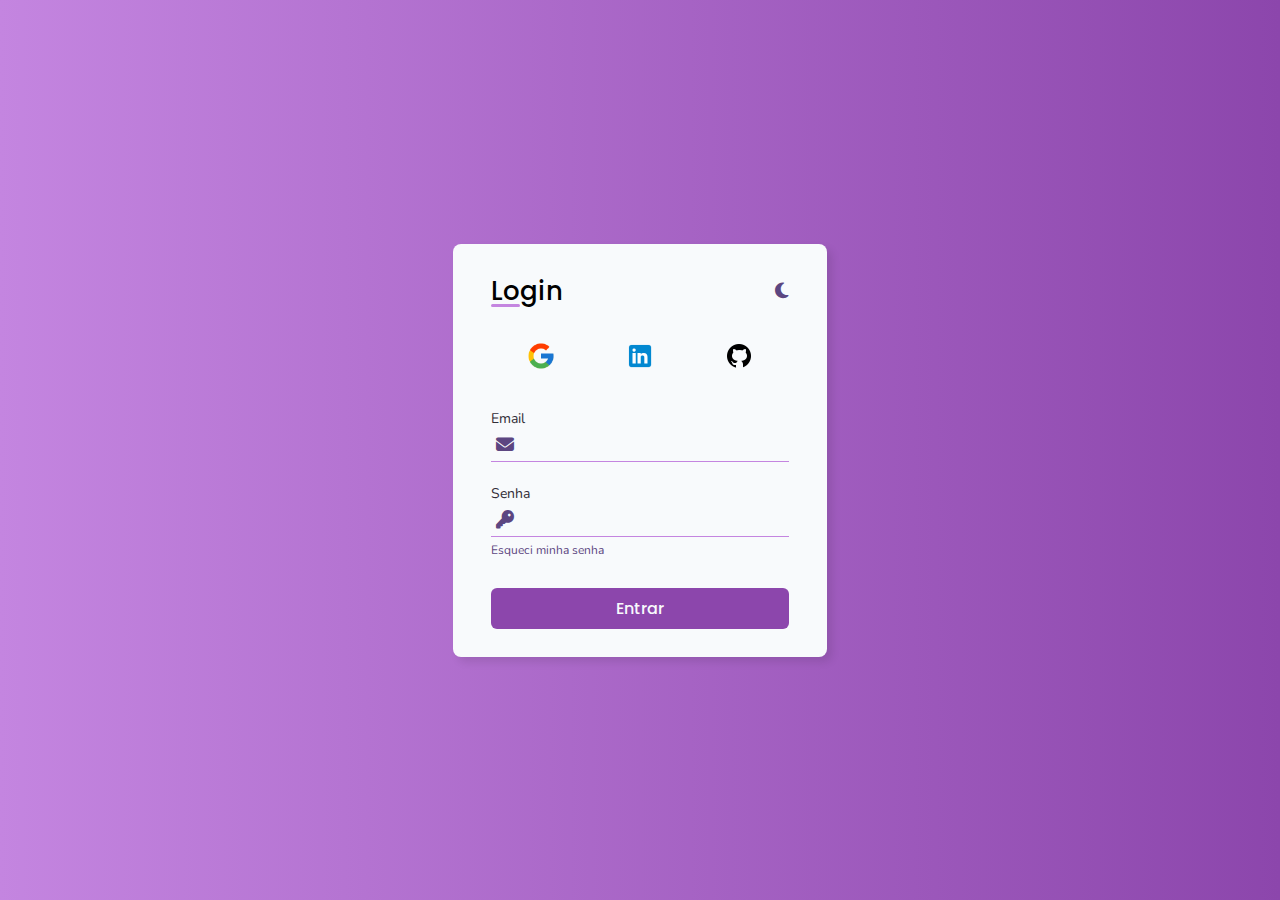
<file: index.html>
<!DOCTYPE html>
<html lang="pt-br">
<head>
    <meta charset="UTF-8">
    <meta name="viewport" content="width=device-width, initial-scale=1.0">
    <title>Login</title>

    <link rel="stylesheet" href="assets/css/style.css">

    <link rel="stylesheet" href="https://cdnjs.cloudflare.com/ajax/libs/font-awesome/6.7.2/css/all.min.css" integrity="sha512-Evv84Mr4kqVGRNSgIGL/F/aIDqQb7xQ2vcrdIwxfjThSH8CSR7PBEakCr51Ck+w+/U6swU2Im1vVX0SVk9ABhg==" crossorigin="anonymous" referrerpolicy="no-referrer" />

    <link rel="preconnect" href="https://fonts.googleapis.com">
    <link rel="preconnect" href="https://fonts.gstatic.com" crossorigin>
    <link href="https://fonts.googleapis.com/css2?family=Nunito:ital,wght@0,200..1000;1,200..1000&family=Poppins:ital,wght@0,100;0,200;0,300;0,400;0,500;0,600;0,700;0,800;0,900;1,100;1,200;1,300;1,400;1,500;1,600;1,700;1,800;1,900&display=swap" rel="stylesheet">
</head>
<body>
    <main id="container">
        <form id="login-form">
            <div id="form-header">
                <h1>Login</h1>
                <i id="mode-icon" class="fa-solid fa-moon"></i>
            </div>

            <div id="list-social-media">
                <a href="">
                    <img src="assets/img/icons8-google-logo-96.png" alt="Google Logo">
                </a>
                <a href="">
                    <img src="assets/img/icons8-linkedin-96.png" alt="GitHub Logo">
                </a>
                <a href="">
                    <img src="assets/img/icons8-github-60.png" alt="Instagram Logo">
                </a>
            </div>

            <div id="inputs">
                <div class="input-box">
                    <label for="email">
                        Email
                        <div class="input-field">
                            <i class="fa-solid fa-envelope"></i>
                            <input type="text" id="email" name="email" id="email" required>
                        </div>
                    </label>
                </div>

                <div class="input-box">
                    <label for="password">
                        Senha
                        <div class="input-field">
                            <i class="fa-solid fa-key"></i>
                            <input type="password" id="password" name="password" required>
                        </div>
                    </label>

                    <div id="forgot-password">
                        <a href="#">
                            Esqueci minha senha
                        </a>
                    </div>
                </div>
            </div>

            <button type="submit" id="login-button" onclick="logar(); return false;">
                Entrar
            </button>
        </form>
    </main>

    <script src="assets/js/script.js"></script>
</body>
</html>
</file>
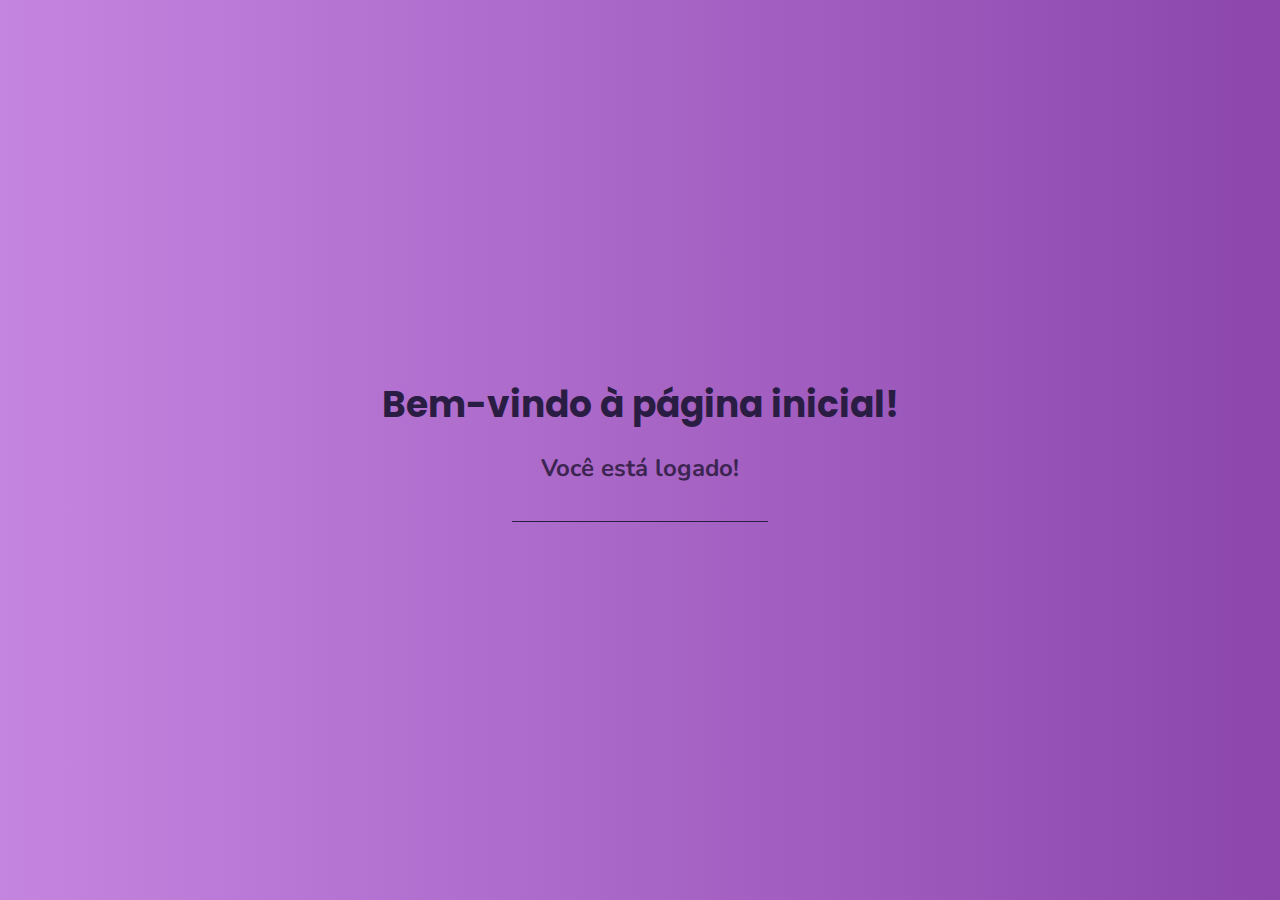
<file: home.html>
<!DOCTYPE html>
<html lang="pt-br">
<head>
    <meta charset="UTF-8">
    <meta name="viewport" content="width=device-width, initial-scale=1.0">
    <title>Home</title>

    <link rel="stylesheet" href="assets/css/style.css">

    <link rel="preconnect" href="https://fonts.googleapis.com">
    <link rel="preconnect" href="https://fonts.gstatic.com" crossorigin>
    <link href="https://fonts.googleapis.com/css2?family=Nunito:ital,wght@0,200..1000;1,200..1000&family=Poppins:ital,wght@0,100;0,200;0,300;0,400;0,500;0,600;0,700;0,800;0,900;1,100;1,200;1,300;1,400;1,500;1,600;1,700;1,800;1,900&display=swap" rel="stylesheet">
</head>
<body id="home">
    <header>
        <h1>
            Bem-vindo à página inicial!
        </h1>
    </header>

    <main> 
        <h2>Você está logado!</h2>

    </main>
</body>
</html>
</file>
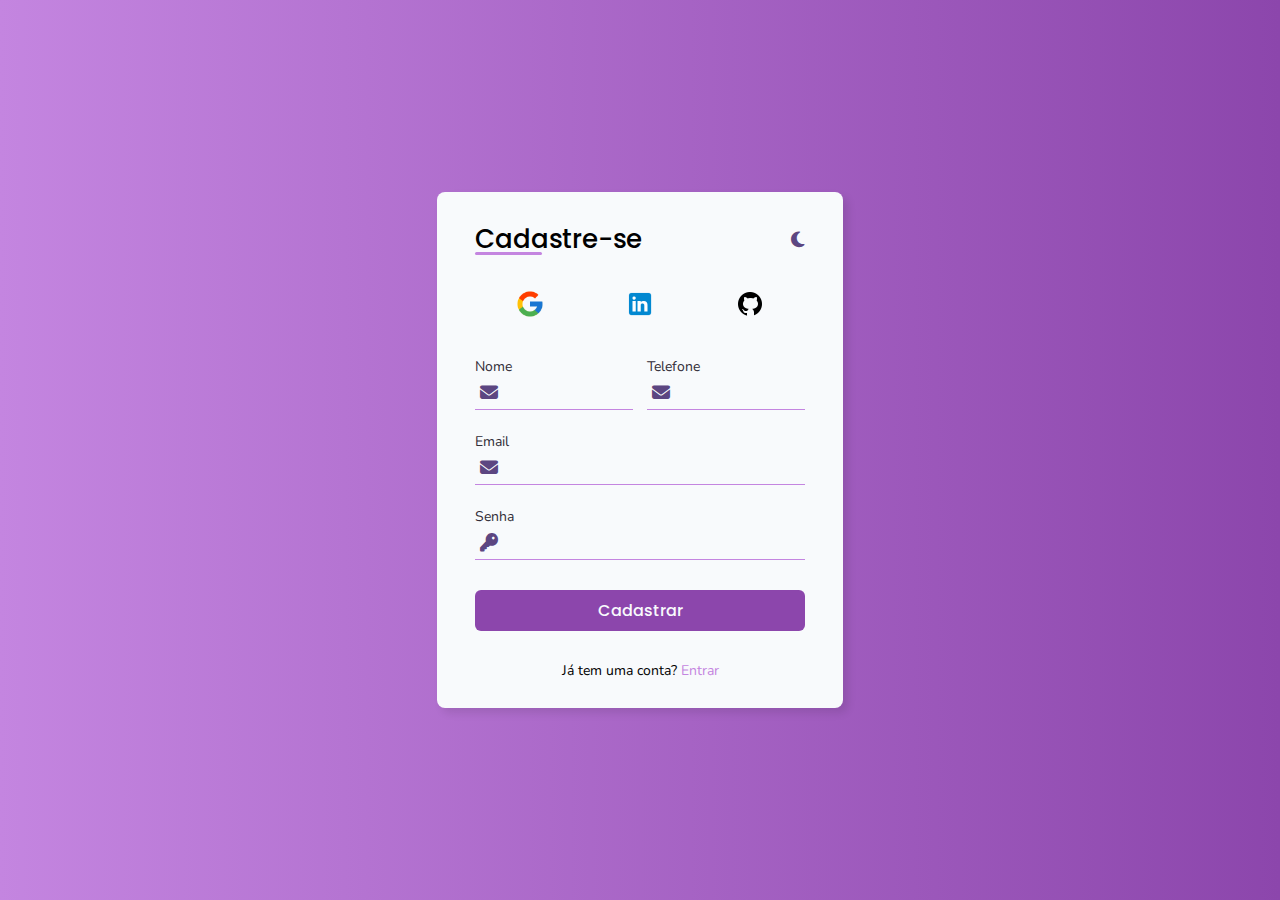
<file: register.html>
<!DOCTYPE html>
<html lang="pt-br">
<head>
    <meta charset="UTF-8">
    <meta name="viewport" content="width=device-width, initial-scale=1.0">
    <title>Cadastre-se</title>

    <link rel="stylesheet" href="assets/css/style.css">

    <link rel="stylesheet" href="https://cdnjs.cloudflare.com/ajax/libs/font-awesome/6.7.2/css/all.min.css" integrity="sha512-Evv84Mr4kqVGRNSgIGL/F/aIDqQb7xQ2vcrdIwxfjThSH8CSR7PBEakCr51Ck+w+/U6swU2Im1vVX0SVk9ABhg==" crossorigin="anonymous" referrerpolicy="no-referrer" />

    <link rel="preconnect" href="https://fonts.googleapis.com">
    <link rel="preconnect" href="https://fonts.gstatic.com" crossorigin>
    <link href="https://fonts.googleapis.com/css2?family=Nunito:ital,wght@0,200..1000;1,200..1000&family=Poppins:ital,wght@0,100;0,200;0,300;0,400;0,500;0,600;0,700;0,800;0,900;1,100;1,200;1,300;1,400;1,500;1,600;1,700;1,800;1,900&display=swap" rel="stylesheet">
</head>
<body>
    <main id="container">
        <form id="register-form">
            <div id="form-header">
                <h1>Cadastre-se</h1>
                <i id="mode-icon" class="fa-solid fa-moon"></i>
            </div>

            <div id="list-social-media">
                <a href="">
                    <img src="assets/img/icons8-google-logo-96.png" alt="Google Logo">
                </a>
                <a href="">
                    <img src="assets/img/icons8-linkedin-96.png" alt="GitHub Logo">
                </a>
                <a href="">
                    <img src="assets/img/icons8-github-60.png" alt="Instagram Logo">
                </a>
            </div>

            <div id="register-inputs">
                <div class="name-tel">
                    <div class="input-box">
                        <label for="name">
                            Nome
                            <div class="input-field">
                                <i class="fa-solid fa-envelope"></i>
                                <input type="text" id="name" name="name" id="name" required>
                            </div>
                        </label>
                    </div>
                    
                    <div class="input-box">
                        <label for="tel">
                            Telefone
                            <div class="input-field">
                                <i class="fa-solid fa-envelope"></i>
                                <input type="tel" id="tel" name="tel" id="tel" required>
                            </div>
                        </label>
                    </div>
                </div>

                <div class="input-box">
                    <label for="email">
                        Email
                        <div class="input-field">
                            <i class="fa-solid fa-envelope"></i>
                            <input type="email" id="email" name="email" id="email" required>
                        </div>
                    </label>
                </div>


                <div class="input-box">
                    <label for="password">
                        Senha
                        <div class="input-field">
                            <i class="fa-solid fa-key"></i>
                            <input type="password" id="password" name="password" required>
                        </div>
                    </label>

                </div>
            </div>

            <button type="submit" id="login-button" onclick="logar(); return false;">
                Cadastrar
            </button>
            <div id="login">
                <p>
                    Já tem uma conta?
                    <a href="index.html">Entrar</a>
                </p>

            </div>
        </form>
    </main>

    <script src="assets/js/script.js"></script>
</body>
</html>
</file>
<file: assets/css/style.css>
:root {
    --white: #f8fafc;
    --gray-light: #797984;
    --gray-medium: #312d37;
    --black: #000;

    --purple-light: #c485e0;
    --purple-medium: #8c46ac;
    --purple-dark: #5c4681;
    --purple-darker: #3d2552;
    --purple-deep: #2a1d44;
    --purple-deeper: #1d152e;

    --color-gradient-light: linear-gradient(90deg, var(--purple-light), var(--purple-medium));

    --color-gradient-dark: linear-gradient(90deg, var(--purple-dark), var(--purple-darker));

    --title-font: 'Poppins', sans-serif;
    --body-font: 'Nunito', sans-serif;
}

* {
    font-family: var(--body-font);
    margin: 0;
    padding: 0;
    box-sizing: border-box;
}

body {
    background: var(--color-gradient-light);
}

#container {

    height: 100vh;
    width: 100%;
    display: flex;
    align-items: center;
    justify-content: center;

    animation: dark-to-light-bg 0.2s ease-in-out forwards;
}

#login-form, #register-form {
    background: var(--white);
    border-radius: 8px;
    box-shadow: 5px 5px 8px rgba(0, 0, 0, 0.1);

    display: flex;
    
    flex-direction: column;
    align-items: center;
    padding: 28px 38px;
    gap: 30px;

    animation: dark-to-light 0.2s ease-in-out forwards;
}

#form-header {
    width: 100%;
    display: flex;
    align-items: center;
    justify-content: space-between;
}

#form-header h1 {
    font-family: var(--title-font);
    font-size: 26px;
    font-weight: 500;
    position: relative; 
}

#form-header h1::before {
    background-color: var(--purple-light);
    width: 40%;
    height: 3px;
    position: absolute;
    content: '';
    bottom: 4px;
    border-radius: 4px;
}

#mode-icon {
    cursor: pointer;
    font-size: 18px;
    color: var(--purple-dark);
}

#list-social-media {
    width: 100%;
    display: flex;
    align-items: center;
    justify-content: space-around;
}

#list-social-media img {
    width: 30px;
    transition: all 0.2s ease-in-out;
}

#list-social-media img:hover {
    transform: scale(1.1);
    
}

/* inputs */
#inputs {
    display: flex;
    flex-direction: column;
    align-items: center;
    justify-content: center;
    gap: 20px;
}

.input-box label {
    font-size: 14px;
    color: var(--gray-medium);

}

.input-field {
    display: flex;
    align-items: center;
    gap: 10px;
    padding: 5px;
    cursor: text;
    border-bottom: 1px solid var(--purple-light);
}

.input-field i {
    font-size: 18px;
    color: var(--purple-dark);
}

.input-field input {
    background-color: transparent;
    color: var(--gray-medium);
    font-size: 16px;

    width: 260px;
    border: none;
    outline: none;
    padding: 0 5px;
}

#forgot-password a {
    text-decoration: none;
    color: var(--purple-dark);
    font-size: 12px;
    display: flex;
    margin-top: 5px;
    transition: color 0.2s ease-in-out;
}

#forgot-password a:hover {
    color: var(--purple-light);
}

#login-button {
    background: var(--purple-medium);
    color: var(--white);

    border: none;
    border-radius: 6px;

    font-family: var(--title-font);
    font-size: 16px;
    font-weight: 500;
    
    width: 100%;
    padding: 8px;
    
    cursor: pointer;
    transition: all 0.3s ease-in-out;
}

#login-button:hover {
    background: var(--purple-dark);
    color: var(--white);
}

#register, #login {
    font-size: 14px;
}

#register a, #login a {
    text-decoration: none;
    color: var(--purple-dark);
    transition: color 0.2s ease-in-out;
}

#register a:hover, #login a:hover {
    color: var(--purple-light);
}

/* classe dark */
.dark #container {
    background: var(--color-gradient-dark);
    animation: light-to-dark-bg 0.2s ease-in-out;
}


.dark #login-form, .dark #register-form {
    background-color: var(--purple-darker);
    color: var(--white);
    animation: light-to-dark 0.2s ease-in-out;
}

.dark #login-form .input-field input,
.dark #login-form .input-box label,
.dark #login-form .input-field i,
.dark #register-form .input-field input,
.dark #register-form .input-box label,
.dark #register-form .input-field i {
    color: var(--white);
}

.dark #mode-icon.fa-sun {
    color: var(--white);
}

.dark #forgot-password a {
    color: var(--purple-light);
}

.dark #login-button {
    background: var(--purple-deep);
    color: var(--white);
    transition: all 0.3s ease-in-out;
}

.dark #login-button:hover {
    background: var(--purple-deeper);
    color: var(--white);
}

.dark #register a, #login a {
    text-decoration: none;
    color: var(--purple-light);
    transition: color 0.2s ease-in-out;
}

.dark #register a:hover, #login a:hover {
    color: var(--purple-medium);
}


@keyframes dark-to-light {
    0% {
        background-color: var(--purple-darker);
    }
    100% {
        background-color: var(--white);
    }
}

@keyframes light-to-dark {
    0% {
        background-color: var(--white);
    }
    100% {
        background-color: var(--purple-darker);
    }
}

@keyframes light-to-dark-bg {
    from {
        background: var(--color-gradient-light);
    }
    to {
        background: var(--color-gradient-dark);
    }
}

@keyframes dark-to-light-bg {
    from {
        background: var(--color-gradient-dark);
    }
    to {
        background: var(--color-gradient-light);
    }
}

/* CSS HOME */
#home {
    background: var(--color-gradient-light);
    height: 100vh;
    width: 100%;
    display: flex;
    flex-direction: column;
    align-items: center;
    justify-content: center;
}

#home h1 {
    font-family: var(--title-font);
    font-size: 36px;
    color: var(--purple-deep);
    margin-bottom: 20px;
}

#home h2 {
    font-family: var(--body-font);
    font-size: 24px;
    color: var(--purple-darker);
    margin-bottom: 40px;
}

#home h2::after {
    background-color: var(--purple-deep);
    width: 20%;
    height: 1px;
    position: absolute;
    content: '';
    bottom: 42%;
    left: 40%;
    border-radius: 4px;
}

/* cadastro */
#register-form {
    
    max-height: 560px;
    max-width: 420px;
    flex-wrap: wrap;
}

.name-tel {
    display: flex;
    align-items: center;
    width: 100%;
    gap: 14px;
}

.name-tel input {
    width: 100%;
}

#register-inputs {
    display: flex;
    flex-direction: column;
    justify-content: center;
    gap: 20px;
}

.name-tel .input-field input {
    background-color: transparent;
    color: var(--gray-medium);
    font-size: 16px;

    width: 120px;
    border: none;
    outline: none;
    padding: 0 5px;
}
</file>
